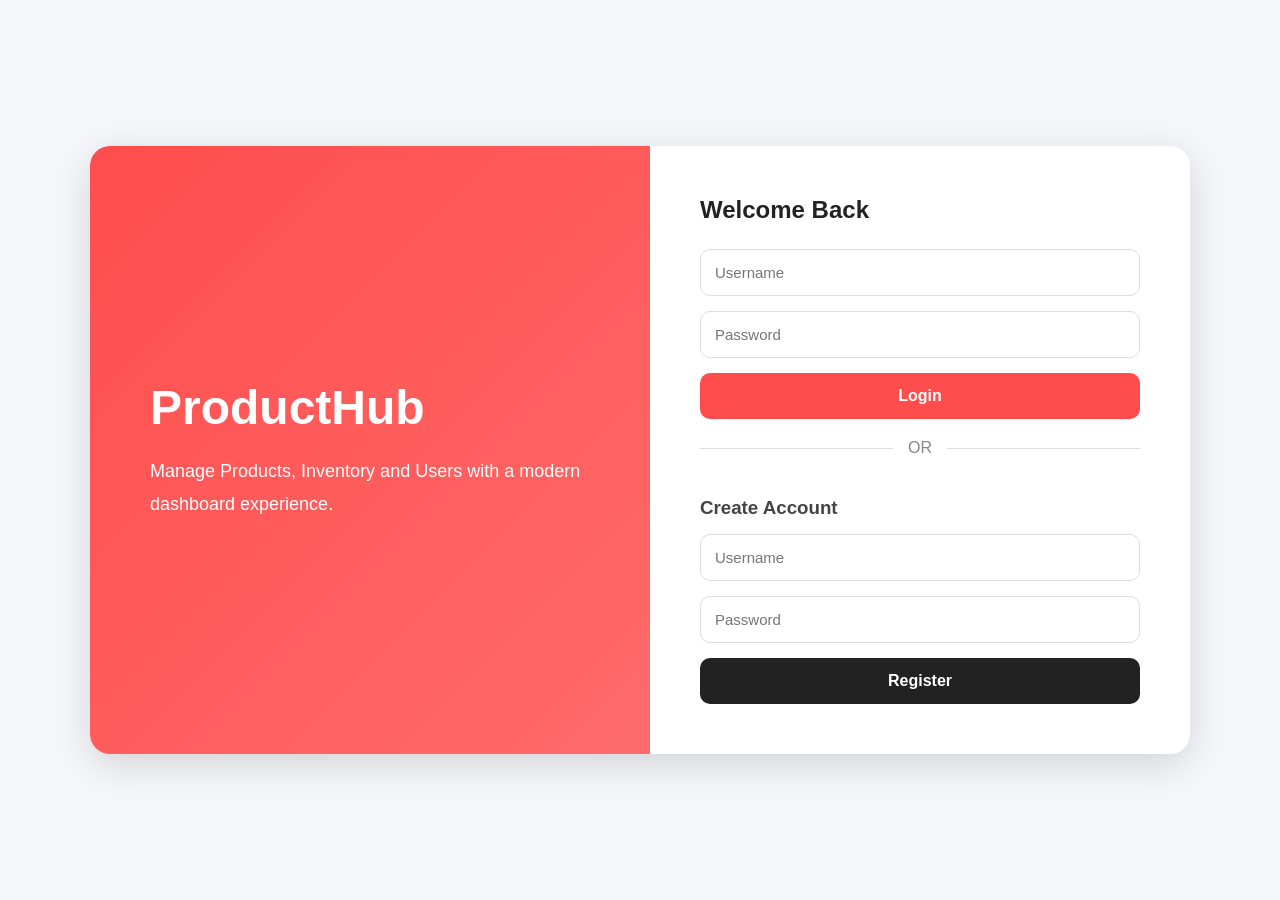
<file: index.html>
<!DOCTYPE html>
<html lang="en">

<head>
    <meta charset="UTF-8">
    <meta name="viewport" content="width=device-width, initial-scale=1.0">
    <title>ProductHub Admin Dashboard</title>
    <link rel="stylesheet" href="style.css">
</head>

<body>

    <!-- NAVBAR -->
    <header class="navbar">

        <div class="logo">
            🛒 ProductHub
        </div>

        <div class="nav-actions">

            <input
                type="text"
                id="searchInput"
                placeholder="Search Products...">

                 <button class="cart-btn" onclick="window.location.href='cart.html'">
        🛒 Cart
        <span id="cartCount">0</span>
    </button>
            <button
                class="add-btn"
                onclick="openModal()">
                + Add Product
            </button>
<button style="background:red;color:white;padding:20px;">
    CART TEST
</button>
            <button
                class="logout-btn"
                onclick="logout()">
                Logout
            </button>

        </div>

    </header>

    <!-- HERO SECTION -->

    <section class="hero">

        <div class="hero-content">

            <h1>Inventory Management Dashboard</h1>

            <p>
                Manage products, inventory, categories
                and stock efficiently from one place.
            </p>

        </div>

    </section>

    <!-- DASHBOARD STATS -->

    <section class="stats">

        <div class="stat-card">
            <h2>Products</h2>
            <p>Manage Inventory</p>
        </div>

        <div class="stat-card">
            <h2>Admin</h2>
            <p>Full Access</p>
        </div>

        <div class="stat-card">
            <h2>Dashboard</h2>
            <p>Control Center</p>
        </div>

    </section>

    <!-- PRODUCTS -->

    <section class="products-section">

        <div class="section-header">

            <h2>
                Product Catalog
            </h2>

        </div>

        <div
            class="container"
            id="products">

        </div>

    </section>

    <!-- ADD / UPDATE PRODUCT MODAL -->

    <div
        class="modal"
        id="productModal">

        <div class="modal-content">

            <h2 id="modalTitle">
                Add Product
            </h2>

            <input
                type="hidden"
                id="productId">

            <input
                type="text"
                id="name"
                placeholder="Product Name">

            <input
                type="text"
                id="description"
                placeholder="Description">

            <input
                type="text"
                id="brand"
                placeholder="Brand">

            <input
                type="number"
                id="price"
                placeholder="Price">

            <input
                type="text"
                id="category"
                placeholder="Category">

            <input
                type="number"
                id="quantity"
                placeholder="Quantity">

            <div class="checkbox-row">

                <label>
                    Available
                </label>

                <input
                    type="checkbox"
                    id="available">

            </div>

            <input
                type="file"
                id="imageFile">

            <div class="modal-buttons">

                <button onclick="saveProduct()">
                    Save
                </button>

                <button onclick="closeModal()">
                    Cancel
                </button>

            </div>

        </div>

    </div>

    <!-- PRODUCT DETAILS MODAL -->

    <div
        class="modal"
        id="detailsModal">

        <div class="details-box">

            <span
                class="close-btn"
                onclick="closeDetails()">
                &times;
            </span>

            <img
                id="detailImage"
                src=""
                alt="Product">

            <h2 id="detailName"></h2>

            <p id="detailBrand"></p>

            <p id="detailDescription"></p>

            <p id="detailPrice"></p>

            <p id="detailCategory"></p>

            <p id="detailQuantity"></p>

            <p id="detailAvailability"></p>

        </div>

    </div>

   <script src="config.js"></script>
<script src="script.js"></script>

</body>

</html>
</file>
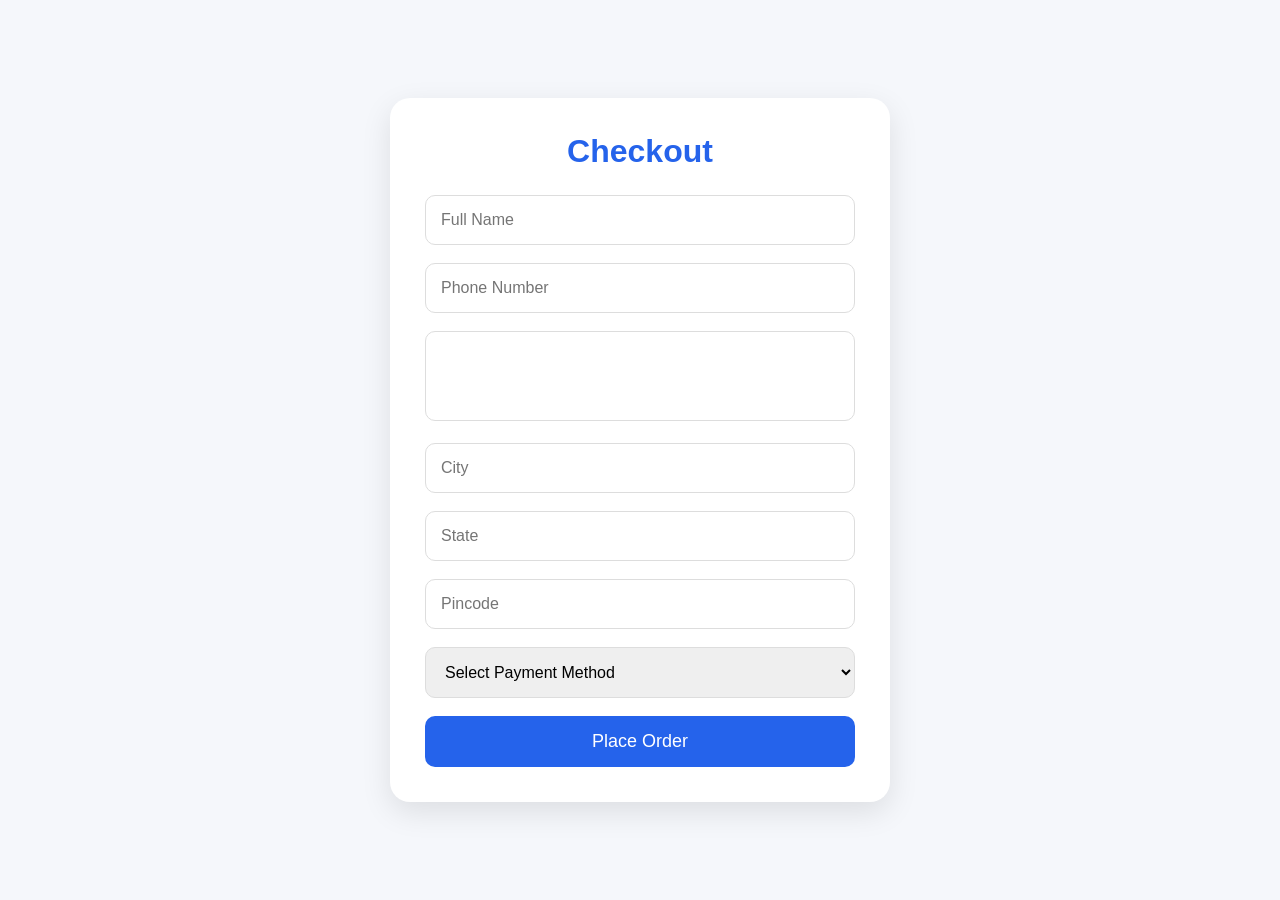
<file: checkout.html>
<!DOCTYPE html>
<html lang="en">

<head>

    <meta charset="UTF-8">

    <meta name="viewport"
          content="width=device-width, initial-scale=1.0">

    <title>Checkout</title>

    <link rel="stylesheet"
          href="checkout.css">

</head>

<body>

<div class="checkout-container">

    <h1>Checkout</h1>

    <form id="checkoutForm">

        <input
            type="text"
            id="customerName"
            placeholder="Full Name"
            required>

        <input
            type="tel"
            id="phone"
            placeholder="Phone Number"
            required>

        <textarea
            id="address"
            placeholder="Address"
            required>
        </textarea>

        <input
            type="text"
            id="city"
            placeholder="City"
            required>

        <input
            type="text"
            id="state"
            placeholder="State"
            required>

        <input
            type="text"
            id="pincode"
            placeholder="Pincode"
            required>

        <select
            id="paymentMethod"
            required>

            <option value="">
                Select Payment Method
            </option>

            <option value="COD">
                Cash On Delivery
            </option>

        </select>

        <button type="submit">

            Place Order

        </button>

    </form>

</div>

<script src="config.js"></script>

<script src="checkout.js"></script>

</body>

</html>
</file>
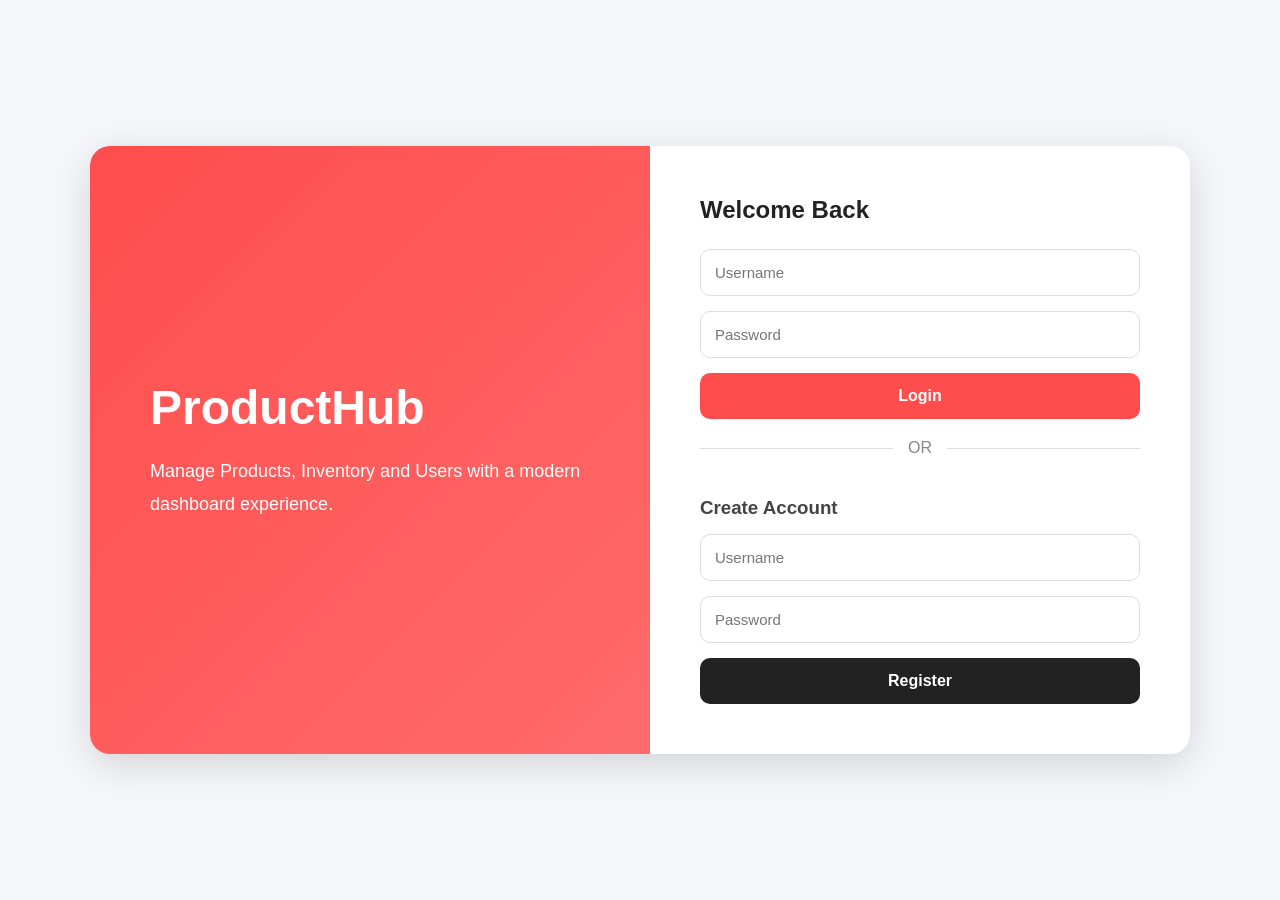
<file: login.html>
<!DOCTYPE html>
<html lang="en">
<head>
    <meta charset="UTF-8">
    <meta name="viewport" content="width=device-width, initial-scale=1.0">
    <title>ProductHub - Login</title>
    <link rel="stylesheet" href="login.css">
    
</head>
<body class="login-page">

<div class="login-container">

    <div class="login-left">
        <h1>ProductHub</h1>
        <p>
            Manage Products, Inventory and Users
            with a modern dashboard experience.
        </p>
    </div>

    <div class="login-box">

        <h2>Welcome Back</h2>

        <input
                type="text"
                id="loginUsername"
                placeholder="Username">

        <input
                type="password"
                id="loginPassword"
                placeholder="Password">

        <button
                class="main-btn"
                onclick="loginUser()">
            Login
        </button>

        <div class="divider">
            <span>OR</span>
        </div>

        <h3>Create Account</h3>

        <input
                type="text"
                id="registerUsername"
                placeholder="Username">

        <input
                type="password"
                id="registerPassword"
                placeholder="Password">

        <button
                class="secondary-btn"
                onclick="registerUser()">
            Register
        </button>

    </div>

</div>

<script src="config.js"></script>

<script src="login.js"></script>

</body>
</html>
</file>
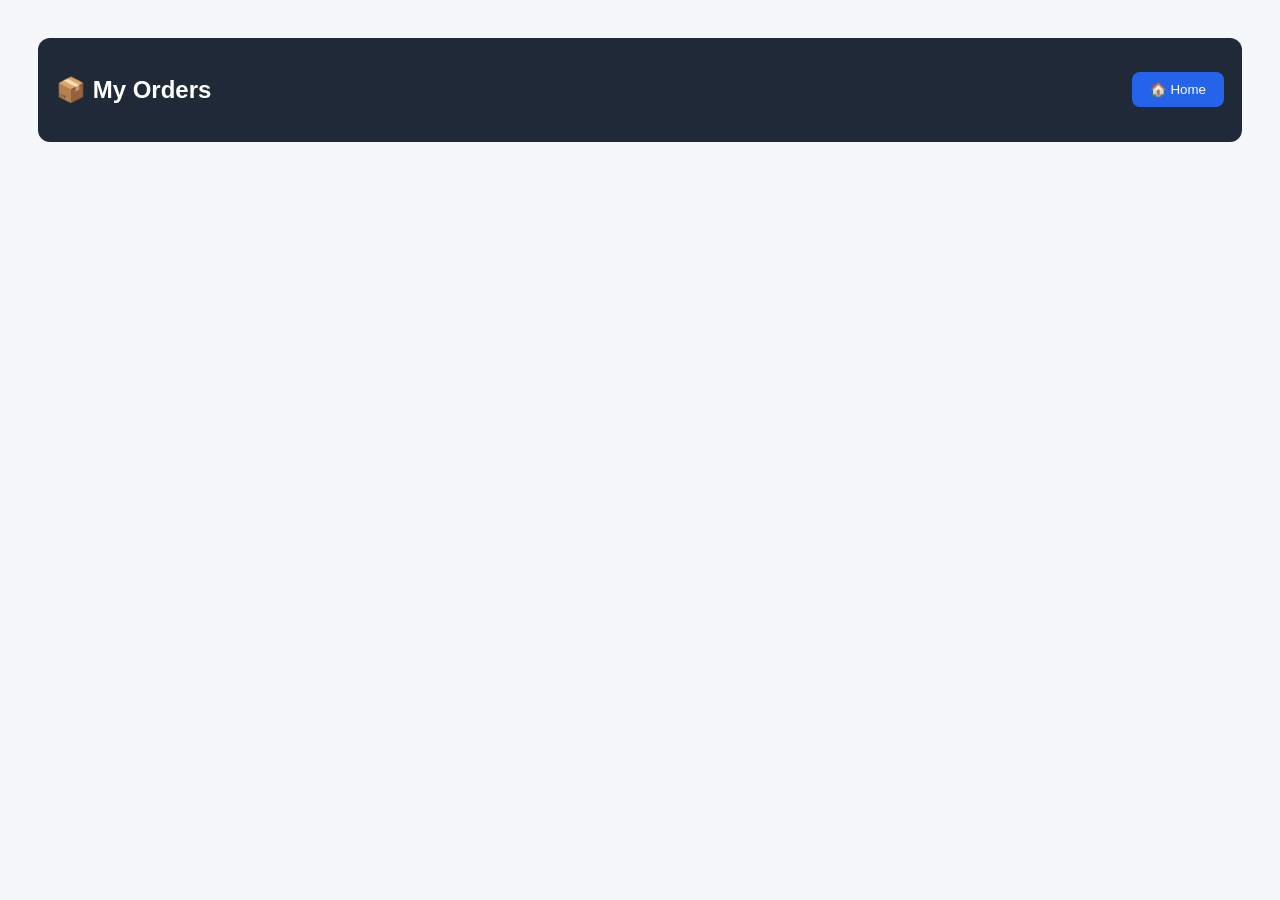
<file: orders.html>
<!DOCTYPE html>
<html>

<head>
    <title>My Orders</title>
    <link rel="stylesheet" href="orders.css">
</head>

<body>

<header class="navbar">

    <h2>📦 My Orders</h2>

    <div>

        <button onclick="window.location.href='user.html'">
            🏠 Home
        </button>

    </div>

</header>

<div id="ordersContainer"></div>


   <script src="config.js"></script>

   <script src="orders.js"></script>

</body>

</html>
</file>
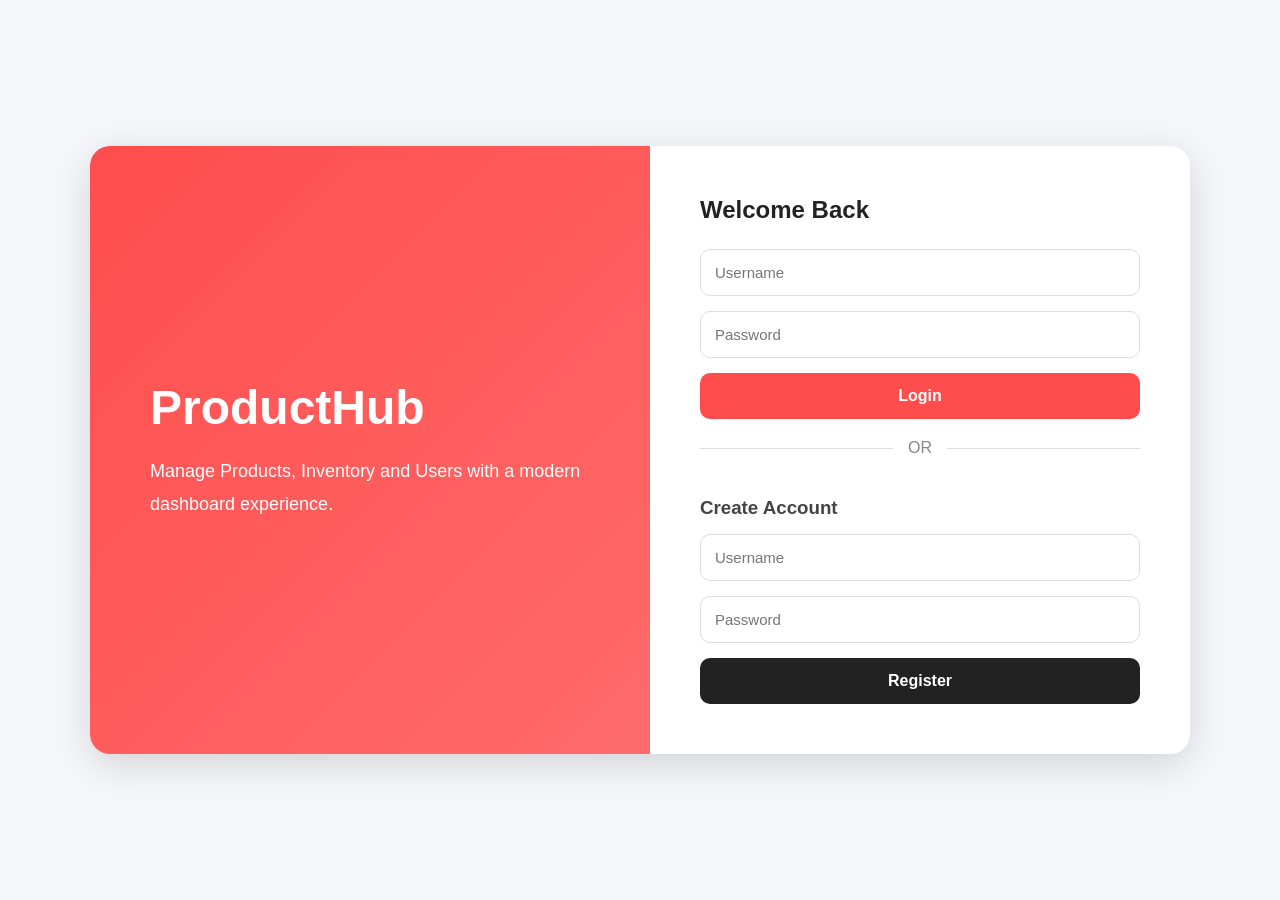
<file: user.html>
<!DOCTYPE html>
<html lang="en">

<head>
    <meta charset="UTF-8">
    <meta name="viewport" content="width=device-width, initial-scale=1.0">
    <title>ProductHub Store</title>
    <link rel="stylesheet" href="user.css">
</head>

<body>

    <header class="navbar">

        <div class="logo">
            🛒 ProductHub
        </div>

        <div class="nav-right">

            <input
                type="text"
                id="searchInput"
                placeholder="Search Products...">

            <button
                class="logout-btn"
                onclick="logout()">
                Logout
            </button>
           
<button

class="nav-cart-btn"

onclick="window.location.href='cart.html'">

🛒 Cart

</button>

<button

class="orders-btn"

onclick="window.location.href='orders.html'">

📦 My Orders

</button>

        </div>

    </header>

    <section class="hero">

        <h1>Welcome to ProductHub</h1>

        <p>
            Discover quality products at the best prices.
        </p>

    </section>

    <section class="products-section">

        <h2 class="section-title">
            Available Products
        </h2>

        <div
            class="container"
            id="products">

        </div>

        <div class="modal" id="detailsModal">

    <div class="details-box">

        <span class="close-btn"
              onclick="closeDetails()">
            &times;
        </span>

        <img id="detailImage"
             src=""
             alt="Product">

        <h2 id="detailName"></h2>

        <p id="detailBrand"></p>

        <p id="detailDescription"></p>

        <p id="detailPrice"></p>

        <p id="detailQuantity"></p>

        <p id="detailAvailability"></p>

    </div>

</div>
    </section>


</button>
   <script src="config.js"></script>

<script src="user.js"></script>

</body>


</html>
</file>
<file: style.css>
/* ===== RESET ===== */

*{
    margin:0;
    padding:0;
    box-sizing:border-box;
    font-family:Arial, sans-serif;
}

body{
    background:#f5f5f5;
    color:#333;
    padding:20px;
}

/* ===== TITLE ===== */

h1{
    text-align:center;
    margin-bottom:20px;
}

/* ===== LOGOUT BUTTON ===== */

body > button{
    float:right;
    background:#222;
    color:white;
    border:none;
    padding:10px 15px;
    border-radius:6px;
    cursor:pointer;
    margin-bottom:20px;
}

body > button:hover{
    background:#000;
}

/* ===== TOP BAR ===== */

.top-bar{
    clear:both;
    display:flex;
    justify-content:space-between;
    gap:15px;
    margin-bottom:25px;
}

.top-bar input{
    flex:1;
    padding:12px;
    border:1px solid #ccc;
    border-radius:8px;
    font-size:14px;
}

.add-btn{
    background:#ff4d4d;
    color:white;
    border:none;
    padding:12px 20px;
    border-radius:8px;
    cursor:pointer;
}

.add-btn:hover{
    background:#e63c3c;
}

/* ===== PRODUCTS ===== */

.container{
    display:grid;
    grid-template-columns:repeat(auto-fill,minmax(250px,1fr));
    gap:20px;
}

.card{
    background:white;
    border-radius:12px;
    overflow:hidden;
    box-shadow:0 3px 10px rgba(0,0,0,0.1);
    transition:0.3s;
}

.card:hover{
    transform:translateY(-5px);
}

.card img{
    width:100%;
    height:220px;
    object-fit:cover;
}

.card h3{
    padding:10px;
    font-size:20px;
}

.card p{
    padding:0 10px;
    margin-bottom:8px;
}

.btn-group{
    display:flex;
    gap:10px;
    padding:10px;
}

.btn-group button{
    flex:1;
    border:none;
    padding:10px;
    border-radius:6px;
    cursor:pointer;
    color:white;
}

.btn-group button:first-child{
    background:#3498db;
}

.btn-group button:last-child{
    background:#e74c3c;
}

/* ===== MODAL ===== */

.modal{
    display:none;
    position:fixed;
    top:0;
    left:0;
    width:100%;
    height:100%;
    background:rgba(0,0,0,0.6);
    justify-content:center;
    align-items:center;
}

.modal-content{
    background:white;
    width:400px;
    padding:20px;
    border-radius:12px;
}

.modal-content h3{
    margin-bottom:15px;
}

.modal-content input[type="text"],
.modal-content input[type="number"],
.modal-content input[type="file"]{
    width:100%;
    padding:10px;
    margin-bottom:10px;
    border:1px solid #ccc;
    border-radius:6px;
}

.modal-buttons{
    display:flex;
    gap:10px;
    margin-top:10px;
}

.modal-buttons button{
    flex:1;
    border:none;
    padding:10px;
    border-radius:6px;
    color:white;
    cursor:pointer;
}

.modal-buttons button:first-child{
    background:#27ae60;
}

.modal-buttons button:last-child{
    background:#e74c3c;
}

/* ===== MOBILE ===== */

@media(max-width:768px){

    .top-bar{
        flex-direction:column;
    }

    .modal-content{
        width:90%;
    }
}
.navbar{
    background:white;
    padding:15px 40px;
    display:flex;
    justify-content:space-between;
    align-items:center;
    box-shadow:0 2px 15px rgba(0,0,0,.08);
}

.logo{
    font-size:28px;
    font-weight:bold;
    color:#ff4d4d;
}

.nav-right{
    display:flex;
    gap:15px;
    align-items:center;
}

.hero{
    margin:25px;
    padding:40px;
    border-radius:15px;
    background:linear-gradient(
            135deg,
            #ff4d4d,
            #ff8080
    );
    color:white;
}

.stats{
    display:grid;
    grid-template-columns:repeat(2,1fr);
    gap:20px;
    margin:20px;
}

.stat-card{
    background:white;
    padding:25px;
    border-radius:15px;
    text-align:center;
    box-shadow:0 4px 20px rgba(0,0,0,.08);
}

.stat-card h3{
    font-size:32px;
    color:#ff4d4d;
}
.nav-actions{
    display:flex;
    align-items:center;
    gap:15px;
}

#searchInput{
    width:350px;
    padding:12px 18px;
    border:1px solid #ddd;
    border-radius:30px;
    font-size:15px;
}
.card:hover{
    transform: translateY(-8px);
    transition: .3s;
}
.logout-btn{
    background:#2c3e50;
    color:white;
    border:none;
    padding:12px 20px;
    border-radius:8px;
    cursor:pointer;
    font-weight:600;
}

.logout-btn:hover{
    background:#1a252f;
}
.hero{
    background: linear-gradient(
        135deg,
        #667eea,
        #764ba2
    );
}
.navbar{
    display:flex;
    justify-content:space-between;
    align-items:center;
    padding:15px 30px;
    background:#1f2937;
    color:white;
}

.nav-actions{
    display:flex;
    align-items:center;
    gap:15px;
}

.cart-btn{
    position:relative;
    background:#2563eb;
    color:white;
    border:none;
    padding:10px 18px;
    border-radius:10px;
    cursor:pointer;
    font-size:15px;
}

#cartCount{
    position:absolute;
    top:-8px;
    right:-8px;
    background:red;
    color:white;
    width:22px;
    height:22px;
    border-radius:50%;
    display:flex;
    justify-content:center;
    align-items:center;
    font-size:12px;
    font-weight:bold;
}.cart-btn{
    background:red !important;
    color:white !important;
    display:block !important;
    padding:20px !important;
}
</file>
<file: checkout.css>
*{

    margin:0;

    padding:0;

    box-sizing:border-box;

    font-family:Arial,sans-serif;
}

body{

    background:#f5f7fb;

    display:flex;

    justify-content:center;

    align-items:center;

    min-height:100vh;
}

.checkout-container{

    width:500px;

    background:white;

    padding:35px;

    border-radius:20px;

    box-shadow:0 10px 30px rgba(0,0,0,.1);
}

h1{

    text-align:center;

    margin-bottom:25px;

    color:#2563eb;
}

input,
textarea,
select{

    width:100%;

    padding:15px;

    margin-bottom:18px;

    border:1px solid #ddd;

    border-radius:10px;

    font-size:16px;

    outline:none;
}

input:focus,
textarea:focus,
select:focus{

    border:2px solid #2563eb;
}

textarea{

    height:90px;

    resize:none;
}

button{

    width:100%;

    padding:15px;

    border:none;

    background:#2563eb;

    color:white;

    font-size:18px;

    border-radius:10px;

    cursor:pointer;
}

button:hover{

    background:#1d4ed8;
}

@media(max-width:600px){

.checkout-container{

    width:90%;
}

}
</file>
<file: login.css>
*{
    margin:0;
    padding:0;
    box-sizing:border-box;
    font-family:'Segoe UI',sans-serif;
}

.login-page{
    min-height:100vh;
    background:#f6f7fb;
    display:flex;
    justify-content:center;
    align-items:center;
    padding:20px;
}

.login-container{
    width:100%;
    max-width:1100px;
    display:flex;
    background:white;
    border-radius:20px;
    overflow:hidden;
    box-shadow:0 10px 40px rgba(0,0,0,0.15);
}

.login-left{
    flex:1;
    background:linear-gradient(
            135deg,
            #ff4d4d,
            #ff6b6b
    );
    color:white;
    padding:60px;
    display:flex;
    flex-direction:column;
    justify-content:center;
}

.login-left h1{
    font-size:48px;
    margin-bottom:20px;
}

.login-left p{
    font-size:18px;
    line-height:1.8;
}

.login-box{
    flex:1;
    padding:50px;
    display:flex;
    flex-direction:column;
    justify-content:center;
}

.login-box h2{
    margin-bottom:25px;
    color:#222;
}

.login-box h3{
    margin-top:20px;
    margin-bottom:15px;
    color:#444;
}

.login-box input{
    width:100%;
    padding:14px;
    margin-bottom:15px;
    border:1px solid #ddd;
    border-radius:10px;
    outline:none;
    font-size:15px;
}

.login-box input:focus{
    border-color:#ff4d4d;
}

.main-btn,
.secondary-btn{
    width:100%;
    padding:14px;
    border:none;
    border-radius:10px;
    cursor:pointer;
    font-size:16px;
    font-weight:600;
}

.main-btn{
    background:#ff4d4d;
    color:white;
}

.main-btn:hover{
    background:#e84141;
}

.secondary-btn{
    background:#222;
    color:white;
}

.secondary-btn:hover{
    background:#111;
}

.divider{
    text-align:center;
    margin:20px 0;
    position:relative;
}

.divider::before{
    content:"";
    position:absolute;
    left:0;
    top:50%;
    width:100%;
    height:1px;
    background:#ddd;
}

.divider span{
    background:white;
    padding:0 15px;
    position:relative;
    color:#888;
}

@media(max-width:768px){

    .login-container{
        flex-direction:column;
    }

    .login-left{
        text-align:center;
        padding:40px;
    }

    .login-left h1{
        font-size:36px;
    }
}
</file>
<file: orders.css>
body{

background:#f5f7fb;

font-family:Arial;

padding:30px;

}

.navbar{

display:flex;

justify-content:space-between;

align-items:center;

background:#1f2937;

padding:18px;

color:white;

border-radius:12px;

margin-bottom:30px;

}

.navbar button{

background:#2563eb;

color:white;

border:none;

padding:10px 18px;

border-radius:8px;

cursor:pointer;

}

.order-card{

background:white;

padding:25px;

border-radius:15px;

margin-bottom:25px;

box-shadow:0 5px 15px rgba(0,0,0,.1);

}

.order-card p{

margin:8px 0;

}

.product-box{

background:#f3f4f6;

padding:15px;

margin-top:10px;

border-radius:10px;

}

.order-card button{

margin-top:15px;

background:red;

color:white;

border:none;

padding:12px;

border-radius:8px;

cursor:pointer;

}
.product-image{

width:120px;

height:120px;

object-fit:cover;

border-radius:10px;

margin-bottom:10px;

}
</file>
<file: user.css>
*{
    margin:0;
    padding:0;
    box-sizing:border-box;
    font-family:'Segoe UI',sans-serif;
}

body{
    background:#f5f7fa;
    color:#333;
}

/* NAVBAR */

.navbar{
    background:white;
    padding:15px 40px;
    display:flex;
    justify-content:space-between;
    align-items:center;
    box-shadow:0 2px 15px rgba(0,0,0,0.08);
}

.logo{
    font-size:28px;
    font-weight:bold;
    color:#ff4d4d;
}

.nav-right{
    display:flex;
    align-items:center;
    gap:15px;
}

/* SEARCH */

#searchInput{
    width:320px;
    padding:12px 18px;
    border:1px solid #ddd;
    border-radius:30px;
    outline:none;
    font-size:15px;
}

#searchInput:focus{
    border-color:#ff4d4d;
}

/* LOGOUT */

.logout-btn{
    background:#2c3e50;
    color:white;
    border:none;
    padding:12px 18px;
    border-radius:8px;
    cursor:pointer;
    font-weight:600;
}


.orders-btn:hover{

  background:#7b838c;

transform:translateY(-2px);

}


/* HERO */

.hero{
    margin:25px;
    padding:70px 40px;
    border-radius:20px;
    text-align:center;
    background:linear-gradient(
            135deg,
            #ff4d4d,
            #ff8a65
    );
    color:white;
}

.hero h1{
    font-size:42px;
    margin-bottom:15px;
}

.hero p{
    font-size:18px;
}

/* SECTION */

.section-title{
    text-align:center;
    margin-top:30px;
    margin-bottom:20px;
    font-size:32px;
}

/* PRODUCT GRID */

.container{
    display:grid;
    grid-template-columns:
        repeat(auto-fill,minmax(280px,1fr));
    gap:25px;
    padding:30px;
}

/* CARD */

.card{

background:white;

padding:20px;

border-radius:18px;

box-shadow:0 6px 15px rgba(0,0,0,.12);

transition:.3s;

}

.card:hover{

transform:translateY(-8px);

}

.card img{

width:100%;

height:250px;

object-fit:cover;

border-radius:15px;

}

.card h3{
    padding:15px;
    color:#222;
}

.card p{
    padding:0 15px;
    margin-bottom:10px;
    color:#666;
}

.card p:last-child{
    padding-bottom:15px;
}
#cartCount{

background:red;

color:white;

padding:3px 8px;

border-radius:50%;

margin-left:5px;

font-size:12px;

}
/* MOBILE */

@media(max-width:768px){

    .navbar{
        flex-direction:column;
        gap:15px;
    }

    .nav-right{
        width:100%;
        flex-direction:column;
    }

    #searchInput{
        width:100%;
    }

    .hero{
        padding:40px 20px;
    }

    .hero h1{
        font-size:30px;
    }

    .container{
        padding:15px;
    }
}
.modal{
    display:none;
    position:fixed;
    inset:0;
    background:rgba(0,0,0,.7);
    justify-content:center;
    align-items:center;
}

.details-box{
    width:600px;
    max-width:90%;
    background:white;
    padding:20px;
    border-radius:15px;
    position:relative;
}

.details-box img{
    width:100%;
    height:300px;
    object-fit:cover;
    border-radius:10px;
}

.close-btn{
    position:absolute;
    top:10px;
    right:20px;
    font-size:30px;
    cursor:pointer;
}
.card-buttons{
    display:flex;
    gap:10px;
    padding:15px;
}

.cart-btn{
    flex:1;
    background:#ffd814;
    border:none;
    padding:10px;
    border-radius:8px;
    cursor:pointer;
    font-weight:bold;
}

.buy-btn{
    flex:1;
    background:#ff6b00;
    color:white;
    border:none;
    padding:10px;
    border-radius:8px;
    cursor:pointer;
    font-weight:bold;
}

.cart-btn:hover{
    background:#f7ca00;
}

.buy-btn:hover{
    background:#e65f00;
}.card-buttons{

display:flex;

gap:12px;

margin-top:15px;

}

.cart-btn{

flex:1;

padding:12px;

border:none;

border-radius:10px;

cursor:pointer;

font-size:16px;

font-weight:600;

  background:#2c3e50;
color:white;

transition:.3s;

}

.cart-btn:hover{

transform:translateY(-2px);
  background:#67798b;

}

.buy-btn{

flex:1;

padding:12px;

border:none;

border-radius:10px;

cursor:pointer;

font-size:16px;

font-weight:600;

background:#16a34a;

color:white;

transition:.3s;

}

.buy-btn:hover{

transform:translateY(-2px);

background:#15803d;

}

.card{

position:relative;

background:white;

border-radius:16px;

padding:20px;

box-shadow:0 4px 12px rgba(0,0,0,0.1);

transition:.3s;

}

.card:hover{

transform:translateY(-5px);

}

.card img{

width:100%;

height:220px;

object-fit:cover;

border-radius:12px;

}
.logo{

font-size:28px;

font-weight:700;

color:#1a1c20;

}.orders-btn{

padding:12px 18px;

border:none;

border-radius:10px;

cursor:pointer;

font-size:15px;

font-weight:600;

  background:#2c3e50;

color:white;

transition:.3s;

}

.orders-btn:hover{

  background:#606d7a;

transform:translateY(-2px);

}

.orders-btn:active{

transform:scale(.97);

}.container{

display:grid;

grid-template-columns:
repeat(auto-fit,minmax(260px,1fr));

gap:25px;

padding:30px;

}

.card{

background:#fff;

padding:20px;

border-radius:18px;

box-shadow:0 5px 15px rgba(0,0,0,0.1);

display:flex;

flex-direction:column;

}

.card img{

width:100%;

height:250px;

object-fit:cover;

border-radius:12px;

}
.card-buttons{
display:flex;
gap:10px;
margin-top:15px;
}

.cart-btn{
flex:1;
padding:10px;
border:none;
border-radius:8px;
background:#f0f1f3;
color:rgb(17, 16, 16);
font-weight:600;
cursor:pointer;
}

.buy-btn{
flex:1;
padding:10px;
border:none;
border-radius:8px;
background:#eae869;
color:rgb(44, 40, 40);
font-weight:600;
cursor:pointer;
}

.cart-btn:hover{
background:#8793b3;
}

.buy-btn:hover{
background:#efeb7c;
}
.nav-cart-btn{

padding:12px 18px;

border:none;

border-radius:10px;

  background:#2c3e50;

color:white;

font-weight:600;

cursor:pointer;

}
</file>
